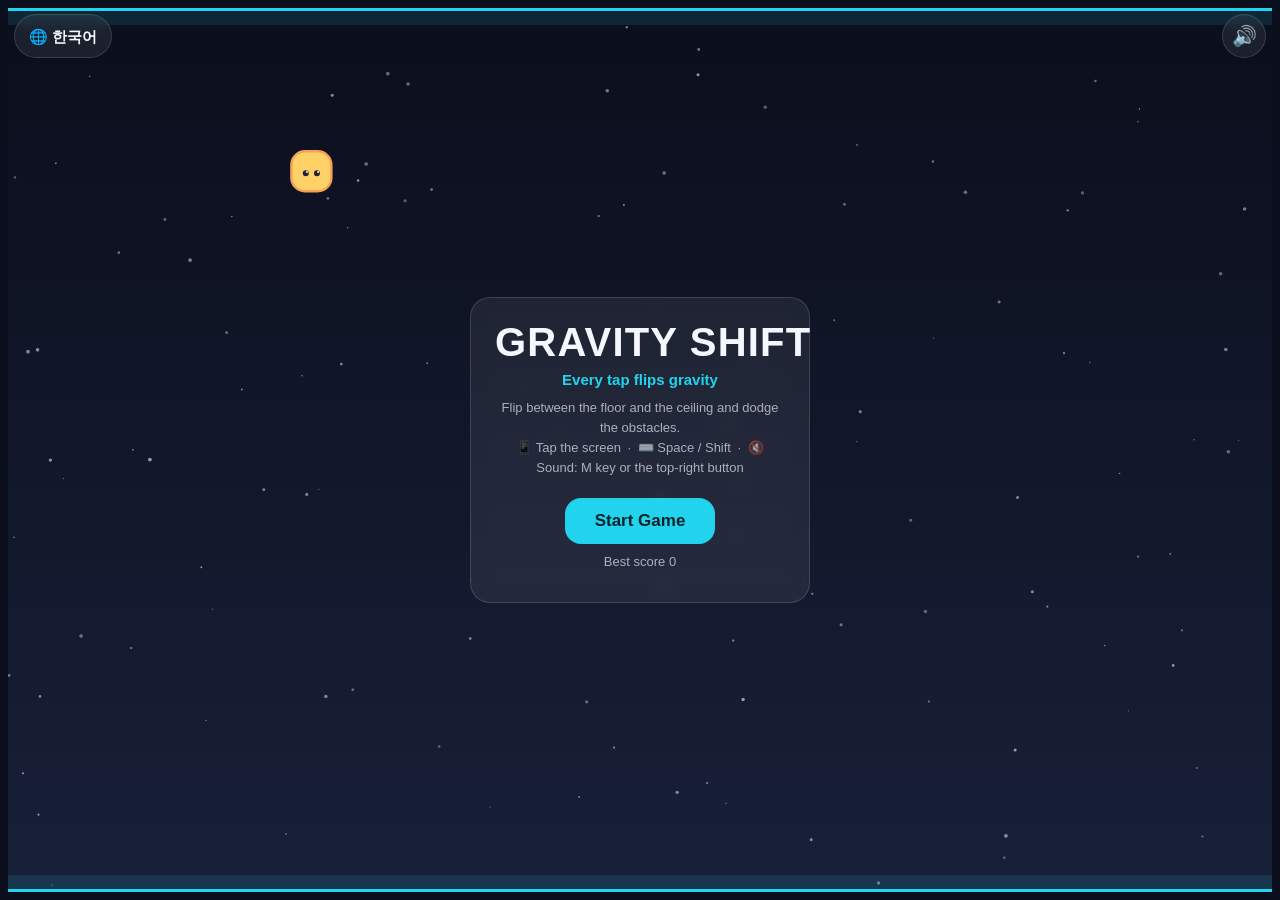
<file: index.html>
<!doctype html>
<html lang="ko">
<head>
<meta charset="utf-8">
<meta name="viewport" content="width=device-width, initial-scale=1, maximum-scale=1, user-scalable=no, viewport-fit=cover">
<meta name="apple-mobile-web-app-capable" content="yes">
<meta name="theme-color" content="#0b0e1c">
<title>Gravity Shift — 중력 반전 러너</title>
<link rel="stylesheet" href="css/style.css">
</head>
<body>
<main id="stage">
  <canvas id="game" aria-label="게임 화면"></canvas>
  <!-- 언어 전환 (왼쪽 위) — 한국어 ↔ English -->
  <button id="btn-lang" type="button" aria-label="영어로 바꾸기 (Switch to English)">🌐 EN</button>
  <button id="btn-sound" type="button" aria-label="소리 끄기" aria-pressed="false">🔊</button>

  <!-- 시작 화면 -->
  <section id="screen-title" class="screen">
    <div class="card">
      <h1>GRAVITY&nbsp;SHIFT</h1>
      <p class="tag" data-i18n="tag">탭할 때마다 중력이 뒤집혀요</p>
      <p class="hint" data-i18n="hint" data-i18n-html>바닥과 천장을 오가며 장애물을 피하세요.<br>
        📱 화면 탭&ensp;·&ensp;⌨️ 스페이스 / Shift&ensp;·&ensp;🔇 소리는 M키나 오른쪽 위 버튼</p>
      <button class="btn" id="btn-start" type="button" data-i18n="start">게임 시작</button>
      <p class="hint" id="title-best">최고 기록 0점</p>
    </div>
  </section>

  <!-- 게임 오버 화면 -->
  <section id="screen-over" class="screen hidden">
    <div class="card">
      <h2 data-i18n="over">게임 오버</h2>
      <p class="score-big" id="over-score">이번 점수 0점</p>
      <p class="badge hidden" id="over-new" data-i18n="newBest">🎉 새 최고 기록!</p>
      <p class="hint" id="over-best">최고 기록 0점</p>
      <button class="btn" id="btn-restart" type="button" data-i18n="again">다시 하기</button>
    </div>
  </section>

  <!-- 일시정지 화면 -->
  <section id="screen-pause" class="screen hidden">
    <div class="card">
      <h2 data-i18n="paused">일시정지</h2>
      <p class="hint" data-i18n="tapGo">화면을 탭하면 계속돼요</p>
      <button class="btn" id="btn-resume" type="button" data-i18n="resume">계속하기</button>
    </div>
  </section>
</main>
<script src="js/game.js"></script>
</body>
</html>
</file>
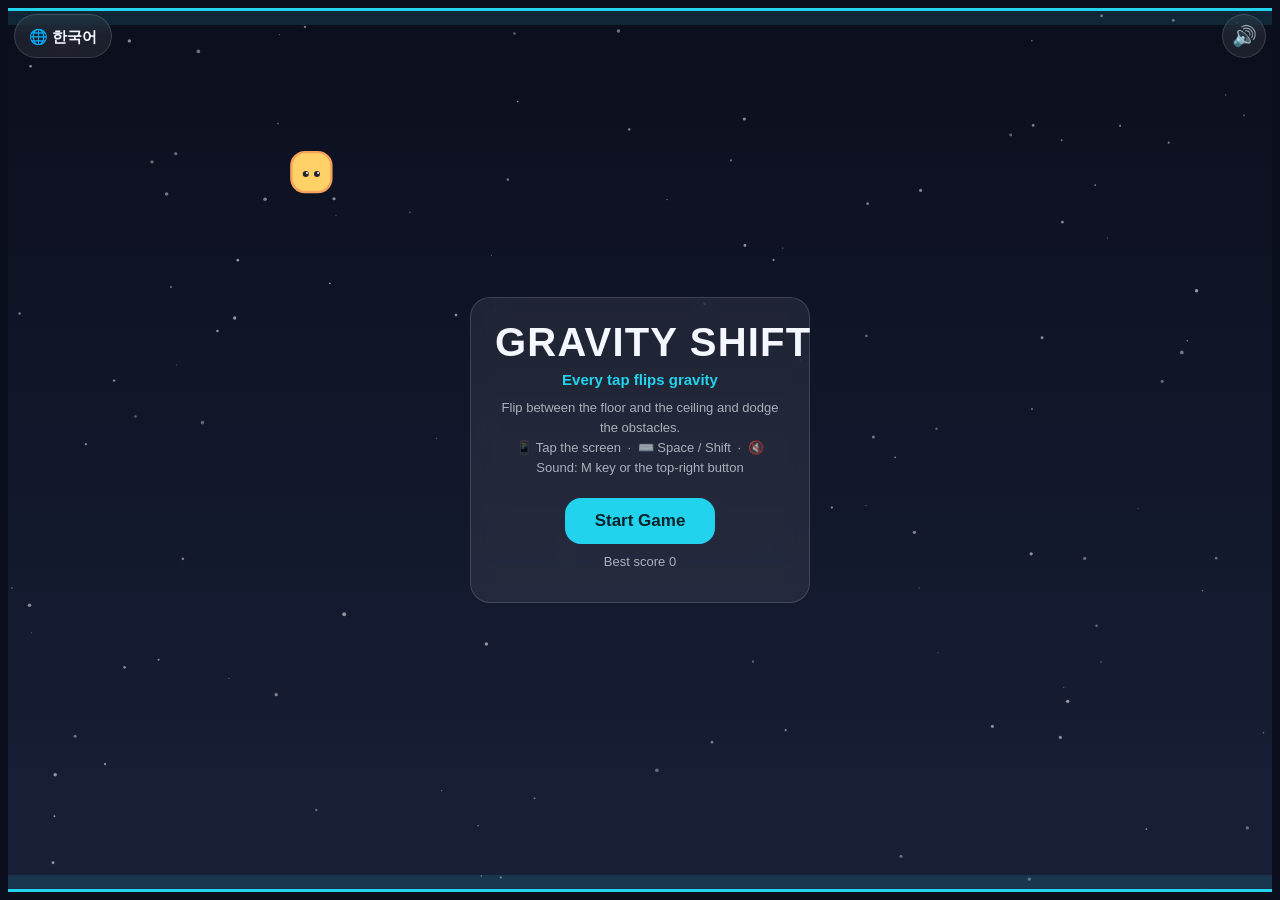
<file: gravity-shift-standalone.html>
<!doctype html>
<html lang="ko">
<head>
<meta charset="utf-8">
<meta name="viewport" content="width=device-width, initial-scale=1, maximum-scale=1, user-scalable=no, viewport-fit=cover">
<meta name="apple-mobile-web-app-capable" content="yes">
<meta name="theme-color" content="#0b0e1c">
<title>Gravity Shift — 중력 반전 러너</title>
<style>
/* ==========================================================================
   Gravity Shift — 스타일
   색은 CSS 변수(디자인 토큰)로 관리해요. 앱 위젯에서는 자비스 앱의 토큰이
   자동으로 주입되고, 없을 때는 var() 안의 기본값을 사용해요.
   ========================================================================== */

* { box-sizing: border-box; }

html, body {
  margin: 0;
  padding: 0;
  height: 100%;
}

body {
  background: var(--pickle-surface-page, #0b0e1c);
  color: var(--pickle-text-primary, #f5f7ff);
  overflow: hidden;                      /* 당겨서 새로고침·스크롤 방지 */
  overscroll-behavior: none;
  -webkit-tap-highlight-color: transparent;
  user-select: none;
  -webkit-user-select: none;
  font-family: -apple-system, BlinkMacSystemFont, "Segoe UI", "Apple SD Gothic Neo", "Noto Sans KR", sans-serif;
}

/* 게임 무대: 화면 전체 + 아이폰 노치/홈바 안전 영역만큼 안쪽 여백 */
#stage {
  position: fixed;
  inset: 0;
  padding:
    calc(env(safe-area-inset-top, 0px) + 8px)
    calc(env(safe-area-inset-right, 0px) + 8px)
    calc(env(safe-area-inset-bottom, 0px) + 8px)
    calc(env(safe-area-inset-left, 0px) + 8px);
}

#game {
  display: block;
  width: 100%;
  height: 100%;
  touch-action: none;                    /* 탭해도 스크롤·확대되지 않아요 */
}

/* ── 음소거 버튼 (오른쪽 위, 화면 위에 떠 있어요) ─────────────────── */
#btn-sound {
  position: absolute;
  top: calc(env(safe-area-inset-top, 0px) + 14px);
  right: calc(env(safe-area-inset-right, 0px) + 14px);
  z-index: 3;
  width: 44px;                           /* 손가락 누르기 쉬운 최소 크기 */
  height: 44px;
  font-size: 20px;
  line-height: 1;
  border: 1px solid var(--pickle-border-hairline, rgba(255, 255, 255, 0.14));
  border-radius: var(--pickle-radius-pill, 999px);
  background: var(--pickle-surface-card, rgba(255, 255, 255, 0.07));
  color: var(--pickle-text-primary, #f5f7ff);
  cursor: pointer;
  backdrop-filter: blur(8px);
  -webkit-backdrop-filter: blur(8px);
  -webkit-tap-highlight-color: transparent;
  padding: 0;
}

#btn-sound:active { transform: scale(0.92); }

/* ── 언어 전환 버튼 (왼쪽 위) ─────────────────────────────────── */
#btn-lang {
  position: absolute;
  top: calc(env(safe-area-inset-top, 0px) + 14px);
  left: calc(env(safe-area-inset-left, 0px) + 14px);
  z-index: 3;
  min-width: 44px;                       /* 손가락 누르기 쉬운 최소 크기 */
  height: 44px;
  padding: 0 14px;
  font: inherit;
  font-size: 15px;
  font-weight: 700;
  line-height: 1;
  border: 1px solid var(--pickle-border-hairline, rgba(255, 255, 255, 0.14));
  border-radius: var(--pickle-radius-pill, 999px);
  background: var(--pickle-surface-card, rgba(255, 255, 255, 0.07));
  color: var(--pickle-text-primary, #f5f7ff);
  cursor: pointer;
  backdrop-filter: blur(8px);
  -webkit-backdrop-filter: blur(8px);
  -webkit-tap-highlight-color: transparent;
  transition: opacity 0.18s ease, transform 0.06s ease;
}

#btn-lang:active { transform: scale(0.92); }

/* 게임 중에는 화면을 가리지 않게 숨겨요 (탭이 언어 전환으로 새는 것도 방지) */
#btn-lang.is-hidden {
  opacity: 0;
  visibility: hidden;                    /* 화면 읽기 목록에서도 빠져요 */
  pointer-events: none;
}

/* 키보드로 이동했을 때 보이는 초점 테두리 (접근성) */
#btn-lang:focus-visible,
#btn-sound:focus-visible,
.btn:focus-visible {
  outline: 2px solid var(--pickle-accent, #22d3ee);
  outline-offset: 2px;
}

/* ── 안내 화면(시작·게임 오버·일시정지) ─────────────────────────── */
.screen {
  position: absolute;
  inset: 0;
  z-index: 2;
  display: flex;
  align-items: center;
  justify-content: center;
  padding: 24px;
  text-align: center;
}

.screen.hidden { display: none; }

.card {
  width: min(88%, 340px);
  padding: 22px 24px;
  border-radius: var(--pickle-radius-card, 20px);
  background: var(--pickle-surface-card, rgba(255, 255, 255, 0.07));
  border: 1px solid var(--pickle-border-hairline, rgba(255, 255, 255, 0.14));
  backdrop-filter: blur(8px);
  -webkit-backdrop-filter: blur(8px);
}

h1 {
  margin: 0 0 6px;
  font-size: clamp(26px, 7vw, 40px);
  font-weight: 800;
  letter-spacing: 0.03em;
  color: var(--pickle-text-primary, #f5f7ff);
}

h2 {
  margin: 0 0 10px;
  font-size: clamp(20px, 5vw, 26px);
  font-weight: 800;
}

.tag {
  margin: 0 0 10px;
  font-size: 15px;
  font-weight: 700;
  color: var(--pickle-accent, #22d3ee);
}

.hint {
  margin: 8px 0;
  font-size: 13px;
  line-height: 1.55;
  color: var(--pickle-text-secondary, rgba(245, 247, 255, 0.66));
}

.score-big {
  margin: 4px 0;
  font-size: 30px;
  font-weight: 800;
}

.badge {
  margin: 4px 0;
  font-size: 14px;
  font-weight: 700;
  color: var(--pickle-text-primary, #f5f7ff);
  background: rgba(255, 214, 102, 0.18);
  border: 1px solid rgba(255, 214, 102, 0.45);
  border-radius: var(--pickle-radius-pill, 999px);
  padding: 4px 12px;
  display: inline-block;
}

.badge.hidden { display: none; }

.btn {
  margin-top: 12px;
  font: inherit;
  font-size: 17px;
  font-weight: 800;
  padding: 13px 30px;
  border: 0;
  border-radius: var(--pickle-radius-cta, 16px);
  background: var(--pickle-accent, #22d3ee);
  color: #06222b;
  cursor: pointer;
  transition: transform 0.06s ease;
}

.btn:active { transform: scale(0.95); }

</style>
</head>
<body>
<main id="stage">
  <canvas id="game" aria-label="게임 화면"></canvas>
  <!-- 언어 전환 (왼쪽 위) — 한국어 ↔ English -->
  <button id="btn-lang" type="button" aria-label="영어로 바꾸기 (Switch to English)">🌐 EN</button>
  <button id="btn-sound" type="button" aria-label="소리 끄기" aria-pressed="false">🔊</button>

  <!-- 시작 화면 -->
  <section id="screen-title" class="screen">
    <div class="card">
      <h1>GRAVITY&nbsp;SHIFT</h1>
      <p class="tag" data-i18n="tag">탭할 때마다 중력이 뒤집혀요</p>
      <p class="hint" data-i18n="hint" data-i18n-html>바닥과 천장을 오가며 장애물을 피하세요.<br>
        📱 화면 탭&ensp;·&ensp;⌨️ 스페이스 / Shift&ensp;·&ensp;🔇 소리는 M키나 오른쪽 위 버튼</p>
      <button class="btn" id="btn-start" type="button" data-i18n="start">게임 시작</button>
      <p class="hint" id="title-best">최고 기록 0점</p>
    </div>
  </section>

  <!-- 게임 오버 화면 -->
  <section id="screen-over" class="screen hidden">
    <div class="card">
      <h2 data-i18n="over">게임 오버</h2>
      <p class="score-big" id="over-score">이번 점수 0점</p>
      <p class="badge hidden" id="over-new" data-i18n="newBest">🎉 새 최고 기록!</p>
      <p class="hint" id="over-best">최고 기록 0점</p>
      <button class="btn" id="btn-restart" type="button" data-i18n="again">다시 하기</button>
    </div>
  </section>

  <!-- 일시정지 화면 -->
  <section id="screen-pause" class="screen hidden">
    <div class="card">
      <h2 data-i18n="paused">일시정지</h2>
      <p class="hint" data-i18n="tapGo">화면을 탭하면 계속돼요</p>
      <button class="btn" id="btn-resume" type="button" data-i18n="resume">계속하기</button>
    </div>
  </section>
</main>
<script>
/* ==========================================================================
   Gravity Shift — 중력 반전 러너
   GitHub Game Off 2026 · 테마 "SHIFT"
   --------------------------------------------------------------------------
   규칙: 화면을 탭하면 중력이 뒤집혀요. 바닥과 천장을 오가며
   가시(삼각형)와 공중 바를 피하고, 별을 먹으면 보너스 점수!
   --------------------------------------------------------------------------
   파일 안내
   · CFG      : 난이도 숫자들이 모여 있어요. 여기를 고치면 밸런스가 바뀝니다.
   · COLORS   : 게임 그림에 쓰는 색.
   · 위젯 연동: 자비스 앱 위젯에서 실행되면 pickle.widget 으로 기록을 저장하고
                자비스가 'flip'(중력 뒤집기)·'restart' 명령을 보낼 수 있어요.
   ========================================================================== */
(function () {
  'use strict';

  // ───────────────────────── 설정 (튜닝 포인트) ─────────────────────────
  var CFG = {
    gravity:       3.2,   // 중력 가속 (화면 높이/초²) — 클수록 빨리 떨어져요
    maxFall:       1.25,  // 최대 낙하 속도 (화면 높이/초)
    speedBase:     0.70,  // 장애물 스크롤 속도 (화면 높이/초)
    speedRamp:     1 / 50, // 매초 속도 증가율
    speedMax:      1.40,  // 최대 스크롤 속도 (후반 0.3초 미만 간격 방지)
    playerX:       0.24,  // 플레이어 x 위치 (화면 폭 비율)
    playerSize:    0.055, // 플레이어 크기 (화면 높이 비율)
    hitScale:      0.70,  // 충돌 판정 배율 — 1보다 작으면 더 관대해요
    gapMin:        0.60,  // 장애물 사이 최소 간격 (화면 높이 비율)
    gapMax:        1.00,  // 장애물 사이 최대 간격
    gapShrink:     0.60,  // 시간이 지날수록 간격이 최대 이 배율까지 줄어요
    pxPerPoint:    40,    // 이 만큼 이동할 때마다 1점
    starPoints:    5,     // 별 1개 보너스
    starChance:    0.35,  // 장애물 사이에 별이 나올 확률
    restartLockMs: 500    // 게임 오버 직후 입력 잠금 (실수로 바로 재시작되는 것 방지)
  };

  // 게임 그림에 쓰는 색 (화면 UI 색은 style.css의 토큰 사용)
  var COLORS = {
    skyTop: '#0b0e1c', skyBottom: '#182038',
    floorGlow: '#22d3ee',
    player: '#ffd166', playerDark: '#f4a259',
    obstacle: '#ff6b6b', obstacleDark: '#c9485f',
    star: '#ffe6a1',
    text: '#f5f7ff'
  };

  // ───────────────────────── 언어 (한국어 / English) ─────────────────────────
  // 화면에 나오는 모든 글자는 여기에 모여 있어요. {n}·{b} 같은 자리에 숫자가
  // 들어갑니다. 언어를 더 넣고 싶으면 같은 모양으로 한 덩어리만 추가하면 돼요.
  var I18N = {
    ko: {
      docTitle:  'Gravity Shift — 중력 반전 러너',
      canvas:    '게임 화면',
      tag:       '탭할 때마다 중력이 뒤집혀요',
      hint:      '바닥과 천장을 오가며 장애물을 피하세요.<br>📱 화면 탭&ensp;·&ensp;⌨️ 스페이스 / Shift&ensp;·&ensp;🔇 소리는 M키나 오른쪽 위 버튼',
      start:     '게임 시작',
      best:      '최고 기록 {n}점',
      bestShort: '최고 {n}',
      over:      '게임 오버',
      score:     '이번 점수 {n}점',
      newBest:   '🎉 새 최고 기록!',
      again:     '다시 하기',
      paused:    '일시정지',
      tapGo:     '화면을 탭하면 계속돼요',
      resume:    '계속하기',
      mute:      '소리 끄기',
      unmute:    '소리 켜기',
      langBtn:   '🌐 EN',
      langAria:  '영어로 바꾸기 (Switch to English)',
      signalNew: '새 최고 기록! {n}점으로 게임 오버였어요.',
      signal:    '{n}점으로 게임 오버, 최고 기록은 {b}점이에요.',
      cmdRestart:    '새 판을 시작했어요.',
      cmdNotPlaying: '게임이 진행 중이 아니에요. 먼저 restart로 판을 시작해 주세요.',
      cmdUnknown:    '알 수 없는 명령이에요: '
    },
    en: {
      docTitle:  'Gravity Shift — a one-tap gravity flipper',
      canvas:    'Game screen',
      tag:       'Every tap flips gravity',
      hint:      'Flip between the floor and the ceiling and dodge the obstacles.<br>📱 Tap the screen&ensp;·&ensp;⌨️ Space / Shift&ensp;·&ensp;🔇 Sound: M key or the top-right button',
      start:     'Start Game',
      best:      'Best score {n}',
      bestShort: 'Best {n}',
      over:      'Game Over',
      score:     'Score {n}',
      newBest:   '🎉 New best score!',
      again:     'Play Again',
      paused:    'Paused',
      tapGo:     'Tap the screen to keep playing',
      resume:    'Resume',
      mute:      'Mute sound',
      unmute:    'Unmute sound',
      langBtn:   '🌐 한국어',
      langAria:  '한국어로 바꾸기 (Switch to Korean)',
      signalNew: 'New best score! Game over at {n} points.',
      signal:    'Game over at {n} points. Best is {b}.',
      cmdRestart:    'Started a new run.',
      cmdNotPlaying: 'The game is not running. Start a run with restart first.',
      cmdUnknown:    'Unknown command: '
    }
  };

  // 저장된 선택이 있으면 그걸, 없으면 브라우저 언어를 따라가요
  // (한국어 브라우저 → 한국어, 그 밖에는 영어). 언제든 버튼 하나로 바뀝니다.
  function detectLang() {
    var saved = null;
    try { saved = localStorage.getItem('gravity-shift-lang'); } catch (e) { /* 위젯 안 */ }
    if (saved === 'ko' || saved === 'en') return saved;
    var nav = String(navigator.language || navigator.userLanguage || 'en').toLowerCase();
    return nav.indexOf('ko') === 0 ? 'ko' : 'en';
  }

  var lang = detectLang();

  // 키를 현재 언어의 문장으로 바꾸고 {n}·{b} 자리에 값을 채워요
  function T(key, vars) {
    var dict = I18N[lang] || I18N.ko;
    var s = (dict[key] != null ? dict[key] : I18N.ko[key]);
    if (s == null) return '';
    if (vars) {
      for (var k in vars) {
        if (Object.prototype.hasOwnProperty.call(vars, k)) {
          s = s.split('{' + k + '}').join(String(vars[k]));
        }
      }
    }
    return s;
  }

  // ───────────────────── 위젯 연동 (앱에서 실행될 때) ─────────────────────
  var widget = (window.pickle && window.pickle.widget) ? window.pickle.widget : null;

  // ───────────────────────── 기록 불러오기 ─────────────────────────
  var store = { best: 0, last: 0, games: 0 };
  try {
    var rawBest = localStorage.getItem('gravity-shift-best');
    if (rawBest) store.best = parseInt(rawBest, 10) || 0;
  } catch (e) { /* 위젯 안에서는 localStorage를 못 써요 */ }
  if (widget && widget.state) {
    store.best  = widget.state.best  || store.best;
    store.last  = widget.state.last  || 0;
    store.games = widget.state.games || 0;
  }

  function saveRecord() {
    try { localStorage.setItem('gravity-shift-best', String(store.best)); } catch (e) {}
    if (widget) {
      widget.save({
        best: store.best, last: store.last, games: store.games,
        metrics: {
          high_score: store.best,
          last_score: store.last,
          games_played: store.games
        }
      }).catch(function () { /* 저장 충돌 시 onstate가 최신 상태를 알려줘요 */ });
    }
  }

  // ───────────────────────── 화면 요소 ─────────────────────────
  var stage  = document.getElementById('stage');
  var canvas = document.getElementById('game');
  var ctx    = canvas.getContext('2d');
  var screens = {
    title: document.getElementById('screen-title'),
    over:  document.getElementById('screen-over'),
    pause: document.getElementById('screen-pause')
  };
  var el = {
    titleBest: document.getElementById('title-best'),
    overScore: document.getElementById('over-score'),
    overBest:  document.getElementById('over-best'),
    overNew:   document.getElementById('over-new')
  };
  var btnLang = document.getElementById('btn-lang');

  // ───────────────────────── 실행 상태 ─────────────────────────
  var W = 0, H = 0, DPR = 1, fontStack = 'sans-serif';
  var state = 'title';          // title | playing | paused | over
  var time = 0;                 // 이번 판 경과 시간(초)
  var speed = 0;                // 현재 스크롤 속도(px/초)
  var score = 0;
  var newBest = false;
  var overAt = 0;
  var lastSignalAt = -999999;
  var shake = 0, flash = 0;

  var player = { y: 0, vy: 0, dir: 1 };   // dir: 1=아래로, -1=위로
  var obstacles = [];           // {kind:'spike'|'bar', ...}
  var stars = [];               // {x, yF, r, phase}
  var particles = [];           // {x, y, vx, vy, life, maxLife, r, color}
  var trail = [];               // 플레이어 잔상
  var bgStars = [];             // 배경 별 (시차 스크롤)
  var distSinceSpawn = 0, nextGap = 0;

  function playerSize() {
    return Math.max(16, Math.min(40, H * CFG.playerSize));
  }

  // ───────────────────────── 소리 (WebAudio, 파일 없음) ─────────────────────────
  // 저작권 걱정 없는 자체 생성 효과음이에요. 오디오 파일 대신 브라우저가
  // 직접 파형을 만들어요. iPhone 등 모바일 브라우저는 사용자가 화면을 누르기
  // 전까지 소리를 금지하므로, 첫 입력(pointerdown·키보드)에서 잠금을 풀어요.
  var AC = null;
  var sfxCount = 0;                       // 재생 시도 횟수 (테스트 확인용)
  var muted = false;                      // 음소거 상태 (localStorage에 저장)
  try {
    muted = localStorage.getItem('gravity-shift-muted') === '1';
  } catch (e) { /* 위젯 안에서는 localStorage를 못 써요 */ }

  function ensureAudio() {
    if (!AC) {
      try { AC = new (window.AudioContext || window.webkitAudioContext)(); } catch (e) {}
    }
    // iOS는 제스처 안에서 resume해야 해요 — primary()가 항상 이 함수를 부러요
    if (AC && AC.state === 'suspended') AC.resume();
  }

  // 파형 하나를 예약해서 재생해요. freq는 숫자 또는 [시작, 끝] (높이 미끄러짐)
  function tone(freq, dur, type, vol, delay) {
    if (muted || !AC || AC.state !== 'running') return;
    try {
      var t = AC.currentTime + (delay || 0);
      var o = AC.createOscillator(), g = AC.createGain();
      o.type = type || 'square';
      if (freq instanceof Array) {
        o.frequency.setValueAtTime(freq[0], t);
        o.frequency.exponentialRampToValueAtTime(freq[1], t + dur);
      } else {
        o.frequency.value = freq;
      }
      g.gain.setValueAtTime(vol || 0.04, t);
      g.gain.exponentialRampToValueAtTime(0.0001, t + dur);
      o.connect(g); g.connect(AC.destination);
      o.start(t); o.stop(t + dur + 0.02);
      sfxCount += 1;
    } catch (e) {}
  }

  // 충돌용 짧은 노이즈 (백색 잡음 + 로우패스)
  function thud(dur, vol, delay) {
    if (muted || !AC || AC.state !== 'running') return;
    try {
      var t = AC.currentTime + (delay || 0);
      var n = Math.floor(AC.sampleRate * dur);
      var buf = AC.createBuffer(1, n, AC.sampleRate);
      var data = buf.getChannelData(0);
      for (var i = 0; i < n; i++) data[i] = (Math.random() * 2 - 1) * (1 - i / n);
      var src = AC.createBufferSource();
      src.buffer = buf;
      var lp = AC.createBiquadFilter();
      lp.type = 'lowpass';
      lp.frequency.value = 900;
      var g = AC.createGain();
      g.gain.setValueAtTime(vol, t);
      g.gain.exponentialRampToValueAtTime(0.0001, t + dur);
      src.connect(lp); lp.connect(g); g.connect(AC.destination);
      src.start(t);
      sfxCount += 1;
    } catch (e) {}
  }

  // 중력 반전: 위로 뒤집으면 철컥 올라가고, 아래로는 내려가는 짧은 스윕
  function sfxFlip(dirUp) {
    var f = dirUp ? [320, 640] : [560, 300];
    tone(f, 0.09, 'square', 0.04);
    tone(dirUp ? 960 : 640, 0.06, 'sine', 0.02, 0.01);
  }

  // 별 획득: 반짝- 하고 올라가는 두 음 (딩-딩↑)
  function sfxStar() {
    tone(880, 0.09, 'sine', 0.05);
    tone(1318.5, 0.13, 'sine', 0.045, 0.07);
    tone(1760, 0.09, 'triangle', 0.018, 0.07);
  }

  // 시작: 짧고 경쾌한 두 번
  function sfxStart() {
    tone(440, 0.07, 'square', 0.04);
    tone(660, 0.1, 'square', 0.04, 0.08);
  }

  // 충돌·게임 오버: 낮게 떨어지는 소리 + 둔탁한 노이즈
  function sfxOver() {
    tone([180, 55], 0.32, 'sawtooth', 0.06);
    thud(0.22, 0.09);
  }

  // ───────────────────────── 크기 조절 ─────────────────────────
  function resize() {
    var oldH = H;
    W = canvas.clientWidth;
    H = canvas.clientHeight;
    if (W < 1 || H < 1) return;
    DPR = Math.min(window.devicePixelRatio || 1, 3);
    canvas.width  = Math.round(W * DPR);
    canvas.height = Math.round(H * DPR);
    ctx.setTransform(DPR, 0, 0, DPR, 0, 0);
    if (oldH > 0 && H !== oldH) player.y = player.y * H / oldH;
    fontStack = getComputedStyle(document.body).fontFamily || 'sans-serif';
    makeBgStars();
  }

  function makeBgStars() {
    bgStars = [];
    var n = Math.round(W * H / 9000);
    for (var i = 0; i < n; i++) {
      bgStars.push({
        x: Math.random(), y: Math.random(),
        z: 0.35 + Math.random() * 0.65,   // 깊이 (멀수록 느리게)
        r: 0.5 + Math.random() * 1.4
      });
    }
  }

  // ───────────────────────── 게임 흐름 ─────────────────────────
  function showScreen(name) {
    screens.title.classList.toggle('hidden', name !== 'title');
    screens.over.classList.toggle('hidden', name !== 'over');
    screens.pause.classList.toggle('hidden', name !== 'pause');
    // 게임 중에는 언어 버튼을 숨겨요 (화면을 가리지 않고, 탭이 새지 않게)
    // 게임 중에는 보여 줄 화면이 없어서 name이 null로 들어와요
    var overlay = (name === 'title' || name === 'over' || name === 'pause');
    if (btnLang) btnLang.classList.toggle('is-hidden', !overlay);
  }

  function refreshTitle() {
    el.titleBest.textContent = T('best', { n: store.best });
  }

  // ───────────────────────── 언어 적용 ─────────────────────────
  function applyLang() {
    document.documentElement.lang = (lang === 'ko') ? 'ko' : 'en';
    document.title = T('docTitle');
    if (canvas) canvas.setAttribute('aria-label', T('canvas'));

    var nodes = document.querySelectorAll('[data-i18n]');
    for (var i = 0; i < nodes.length; i++) {
      var key = nodes[i].getAttribute('data-i18n');
      if (!key) continue;
      if (nodes[i].hasAttribute('data-i18n-html')) nodes[i].innerHTML = T(key);
      else nodes[i].textContent = T(key);
    }

    if (btnLang) {
      btnLang.textContent = T('langBtn');
      btnLang.setAttribute('aria-label', T('langAria'));
      btnLang.setAttribute('title', T('langAria'));
    }

    applyMuteUI();
    refreshTitle();
    if (state === 'over') {
      el.overScore.textContent = T('score', { n: store.last });
      el.overBest.textContent  = T('best',  { n: store.best });
    }
  }

  function setLang(next) {
    lang = (next === 'en') ? 'en' : 'ko';
    try { localStorage.setItem('gravity-shift-lang', lang); } catch (e) { /* 위젯 안 */ }
    applyLang();
  }

  function toggleLang() { setLang(lang === 'ko' ? 'en' : 'ko'); }

  function startGame() {
    state = 'playing';
    time = 0; score = 0; newBest = false;
    player.y = H / 2; player.vy = 0; player.dir = 1;
    obstacles.length = 0; stars.length = 0; particles.length = 0; trail.length = 0;
    distSinceSpawn = 0;
    nextGap = H * CFG.gapMax * 1.3;   // 첫 장애물 전까지는 여유를 줘요
    shake = 0; flash = 0;
    showScreen(null);
    sfxStart();
  }

  function pauseGame() {
    if (state !== 'playing') return;
    state = 'paused';
    showScreen('pause');
  }

  function resumeGame() {
    if (state !== 'paused') return;
    state = 'playing';
    showScreen(null);
  }

  function gameOver() {
    state = 'over';
    overAt = performance.now();
    shake = 1; flash = 1;
    var s = Math.floor(score);
    store.last = s;
    store.games += 1;
    newBest = s > store.best;
    if (newBest) store.best = s;
    saveRecord();

    el.overScore.textContent = T('score', { n: s });
    el.overBest.textContent = T('best', { n: store.best });
    el.overNew.classList.toggle('hidden', !newBest);
    setTimeout(function () { if (state === 'over') showScreen('over'); }, 450);

    if (widget && performance.now() - lastSignalAt > 3000) {
      lastSignalAt = performance.now();
      widget.signal(newBest
        ? T('signalNew', { n: s })
        : T('signal', { n: s, b: store.best }));
    }
    sfxOver();
  }

  function flip() {
    player.dir *= -1;
    var px = W * CFG.playerX, size = playerSize();
    for (var i = 0; i < 8; i++) {
      var a = Math.random() * Math.PI * 2;
      particles.push({
        x: px, y: player.y,
        vx: Math.cos(a) * size * 3, vy: Math.sin(a) * size * 3,
        life: 0.35, maxLife: 0.35, r: size * 0.10 + Math.random() * size * 0.08,
        color: COLORS.player
      });
    }
    sfxFlip(player.dir < 0);   // flip()은 dir을 먼저 뒤집으니 -1이면 위로 올라간 상태
  }

  // ───────────────────────── 스폰 ─────────────────────────
  function spawnObstacle() {
    var size = playerSize();
    if (time > 14 && Math.random() < 0.24) {
      // 공중 바: 바로 위나 아래에 딱 붙어서 통과해야 해요
      var bh = H * (0.20 + Math.random() * 0.14);
      obstacles.push({
        kind: 'bar',
        x: W + size * 2, w: size * 0.9,
        top: H * 0.5 - bh / 2, bottom: H * 0.5 + bh / 2,
        passed: false
      });
    } else {
      var n = 1 + (Math.random() < 0.35 ? 1 : 0) + (Math.random() < 0.12 ? 1 : 0);
      obstacles.push({
        kind: 'spike',
        x: W + size * 2, w: size * 1.5 * n, h: size * 1.5,
        side: Math.random() < 0.5 ? 'floor' : 'ceil',
        n: n, passed: false
      });
    }
    if (Math.random() < CFG.starChance) {
      stars.push({
        x: W + size * 2 + nextGap * 0.55,
        yF: 0.20 + Math.random() * 0.60,
        r: size * 0.55,
        phase: Math.random() * Math.PI * 2
      });
    }
    var shrink = 1 - Math.min(0.30, time * CFG.gapShrink / 90);
    nextGap = H * (CFG.gapMin + Math.random() * (CFG.gapMax - CFG.gapMin)) * shrink;
    distSinceSpawn = 0;
  }

  // ───────────────────────── 업데이트 ─────────────────────────
  function rectHit(ax, ay, aw, ah, bx, by, bw, bh) {
    return ax < bx + bw && ax + aw > bx && ay < by + bh && ay + ah > by;
  }

  function update(dt) {
    shake = Math.max(0, shake - dt * 2.2);
    flash = Math.max(0, flash - dt * 2.4);
    updateParticles(dt);

    if (state === 'title') { time += dt; return; }
    if (state !== 'playing') return;

    time += dt;
    speed = Math.min(H * CFG.speedMax, H * CFG.speedBase * (1 + time * CFG.speedRamp));

    // 중력 + 낙하
    player.vy += H * CFG.gravity * player.dir * dt;
    var mf = H * CFG.maxFall;
    if (player.vy >  mf) player.vy =  mf;
    if (player.vy < -mf) player.vy = -mf;
    player.y += player.vy * dt;

    var half = playerSize() * CFG.hitScale / 2;
    // 바닥·천장에 닿으면 미끄러지듯 붙어 있어요 (죽지 않아요)
    if (player.y + half > H) { player.y = H - half; if (player.dir > 0) player.vy = 0; }
    if (player.y - half < 0) { player.y = half;     if (player.dir < 0) player.vy = 0; }

    // 잔상
    trail.push({ y: player.y });
    if (trail.length > 10) trail.shift();

    // 스폰
    distSinceSpawn += speed * dt;
    if (distSinceSpawn >= nextGap) spawnObstacle();

    // 장애물 이동 · 통과 점수 · 충돌
    var px = W * CFG.playerX, py = player.y, size = playerSize();
    for (var i = obstacles.length - 1; i >= 0; i--) {
      var o = obstacles[i];
      o.x -= speed * dt;
      if (o.x + o.w < -40) { obstacles.splice(i, 1); continue; }

      if (!o.passed && o.x + o.w < px - half) { o.passed = true; score += 1; }

      var hit = false;
      if (o.kind === 'spike') {
        var hh = o.h * 0.72;                       // 뾰족한 끝은 살짝 관대하게
        var oy = (o.side === 'floor') ? H - hh : 0;
        hit = rectHit(px - half, py - half, half * 2, half * 2,
                      o.x + o.w * 0.18, oy, o.w * 0.64, hh);
      } else {
        var m = size * 0.08;
        hit = rectHit(px - half, py - half, half * 2, half * 2,
                      o.x + m, o.top + m, o.w - 2 * m, (o.bottom - o.top) - 2 * m);
      }
      if (hit) { gameOver(); return; }
    }

    // 별
    for (var j = stars.length - 1; j >= 0; j--) {
      var st = stars[j];
      st.x -= speed * dt;
      if (st.x < -40) { stars.splice(j, 1); continue; }
      var sy = st.yF * H;
      var dx = px - st.x, dy = py - sy;
      if (dx * dx + dy * dy < (st.r + half) * (st.r + half)) {
        score += CFG.starPoints;
        for (var k = 0; k < 10; k++) {
          var a2 = Math.random() * Math.PI * 2;
          particles.push({
            x: st.x, y: sy,
            vx: Math.cos(a2) * size * 4, vy: Math.sin(a2) * size * 4,
            life: 0.4, maxLife: 0.4, r: size * 0.09,
            color: COLORS.star
          });
        }
        stars.splice(j, 1);
        sfxStar();
      }
    }

    // 거리 점수
    score += speed * dt / CFG.pxPerPoint;
  }

  function updateParticles(dt) {
    for (var i = particles.length - 1; i >= 0; i--) {
      var p = particles[i];
      p.life -= dt;
      if (p.life <= 0) { particles.splice(i, 1); continue; }
      p.x += p.vx * dt; p.y += p.vy * dt;
      p.vx *= 0.92; p.vy *= 0.92;
    }
  }

  // ───────────────────────── 그리기 ─────────────────────────
  function rr(x, y, w, h, r) {
    ctx.beginPath();
    ctx.moveTo(x + r, y);
    ctx.arcTo(x + w, y, x + w, y + h, r);
    ctx.arcTo(x + w, y + h, x, y + h, r);
    ctx.arcTo(x, y + h, x, y, r);
    ctx.arcTo(x, y, x + w, y, r);
    ctx.closePath();
  }

  function draw() {
    // 배경 그라데이션
    var bg = ctx.createLinearGradient(0, 0, 0, H);
    bg.addColorStop(0, COLORS.skyTop);
    bg.addColorStop(1, COLORS.skyBottom);
    ctx.fillStyle = bg;
    ctx.fillRect(0, 0, W, H);

    // 배경 별 (시차 스크롤)
    ctx.fillStyle = 'rgba(245,247,255,0.8)';
    for (var i = 0; i < bgStars.length; i++) {
      var b = bgStars[i];
      var bx = ((b.x - time * b.z * 0.03) % 1 + 1) % 1;
      ctx.globalAlpha = 0.25 + b.z * 0.5;
      ctx.beginPath();
      ctx.arc(bx * W, b.y * H, b.r, 0, Math.PI * 2);
      ctx.fill();
    }
    ctx.globalAlpha = 1;

    // 화면 흔들림 (게임 오버 순간)
    ctx.save();
    if (shake > 0) {
      ctx.translate((Math.random() - 0.5) * shake * 14, (Math.random() - 0.5) * shake * 14);
    }

    drawPickups();
    drawObstacles();
    drawPlayer();
    drawParticles();

    ctx.restore();

    // 바닥·천장 라인
    ctx.fillStyle = COLORS.floorGlow;
    ctx.fillRect(0, 0, W, 3);
    ctx.fillRect(0, H - 3, W, 3);
    ctx.fillStyle = 'rgba(34,211,238,0.12)';
    ctx.fillRect(0, 3, W, 14);
    ctx.fillRect(0, H - 17, W, 14);

    // 점수판
    if (state === 'playing' || state === 'paused' || state === 'over') {
      ctx.fillStyle = COLORS.text;
      ctx.textAlign = 'center';
      ctx.font = '800 ' + Math.round(Math.max(18, H * 0.045)) + 'px ' + fontStack;
      ctx.fillText(String(Math.floor(score)), W / 2, Math.max(30, H * 0.07));
      ctx.textAlign = 'right';
      ctx.font = '600 ' + Math.round(Math.max(11, H * 0.022)) + 'px ' + fontStack;
      ctx.globalAlpha = 0.6;
      ctx.fillText(T('bestShort', { n: store.best }), W - 70, Math.max(24, H * 0.045));   // 음소거 버튼 왼쪽으로 피해요
      ctx.globalAlpha = 1;
    }

    // 피격 플래시
    if (flash > 0) {
      ctx.fillStyle = 'rgba(255,80,80,' + (flash * 0.30) + ')';
      ctx.fillRect(0, 0, W, H);
    }
  }

  function drawObstacles() {
    var size = playerSize();
    for (var i = 0; i < obstacles.length; i++) {
      var o = obstacles[i];
      if (o.kind === 'spike') {
        var sw = o.w / o.n;
        for (var s = 0; s < o.n; s++) {
          var x0 = o.x + s * sw;
          ctx.beginPath();
          if (o.side === 'floor') {
            ctx.moveTo(x0, H);
            ctx.lineTo(x0 + sw / 2, H - o.h);
            ctx.lineTo(x0 + sw, H);
          } else {
            ctx.moveTo(x0, 0);
            ctx.lineTo(x0 + sw / 2, o.h);
            ctx.lineTo(x0 + sw, 0);
          }
          ctx.closePath();
          var gr = ctx.createLinearGradient(x0, 0, x0 + sw, 0);
          gr.addColorStop(0, COLORS.obstacleDark);
          gr.addColorStop(0.5, COLORS.obstacle);
          gr.addColorStop(1, COLORS.obstacleDark);
          ctx.fillStyle = gr;
          ctx.fill();
        }
      } else { // 공중 바
        ctx.fillStyle = COLORS.obstacleDark;
        rr(o.x, o.top, o.w, o.bottom - o.top, size * 0.16);
        ctx.fill();
        ctx.fillStyle = COLORS.obstacle;
        rr(o.x + o.w * 0.18, o.top, o.w * 0.64, o.bottom - o.top, size * 0.12);
        ctx.fill();
      }
    }
  }

  function drawPickups() {
    for (var i = 0; i < stars.length; i++) {
      var st = stars[i];
      var sy = st.yF * H + Math.sin(time * 3 + st.phase) * H * 0.012;
      ctx.save();
      ctx.translate(st.x, sy);
      ctx.rotate(time * 1.5 + st.phase);
      ctx.fillStyle = COLORS.star;
      ctx.shadowColor = COLORS.star;
      ctx.shadowBlur = st.r * 1.4;
      ctx.beginPath();
      for (var k = 0; k < 10; k++) {
        var ang = k * Math.PI / 5 - Math.PI / 2;
        var rad = (k % 2 === 0) ? st.r : st.r * 0.45;
        ctx.lineTo(Math.cos(ang) * rad, Math.sin(ang) * rad);
      }
      ctx.closePath();
      ctx.fill();
      ctx.restore();
    }
  }

  function drawPlayer() {
    var size = playerSize();
    var px = W * CFG.playerX;

    // 잔상
    for (var i = 0; i < trail.length; i++) {
      ctx.globalAlpha = (i / trail.length) * 0.16;
      ctx.fillStyle = COLORS.player;
      ctx.beginPath();
      ctx.arc(px, trail[i].y, size * 0.42, 0, Math.PI * 2);
      ctx.fill();
    }
    ctx.globalAlpha = 1;

    // 몸통 (낙하 방향으로 살짝 늘어나요)
    var y = (state === 'title')
      ? H * 0.17 + Math.sin(time * 2.4) * H * 0.02   // 시작 카드 위쪽에서 둥실 (클로드 수정)
      : player.y;
    ctx.save();
    ctx.translate(px, y);
    var stretch = Math.min(0.20, Math.abs(player.vy) / (H * CFG.maxFall)) * 0.35;
    ctx.scale(1 - stretch * 0.6, 1 + stretch);
    rr(-size / 2, -size / 2, size, size, size * 0.34);
    ctx.fillStyle = COLORS.player;
    ctx.fill();
    ctx.lineWidth = Math.max(1.5, size * 0.06);
    ctx.strokeStyle = COLORS.playerDark;
    ctx.stroke();

    // 눈 (중력 방향을 바라봐요)
    var look = player.dir * size * 0.07;
    ctx.fillStyle = '#22252e';
    ctx.beginPath();
    ctx.arc(-size * 0.14, look - size * 0.02, size * 0.075, 0, Math.PI * 2);
    ctx.arc( size * 0.14, look - size * 0.02, size * 0.075, 0, Math.PI * 2);
    ctx.fill();
    ctx.fillStyle = '#ffffff';
    ctx.beginPath();
    ctx.arc(-size * 0.11, look - size * 0.05, size * 0.025, 0, Math.PI * 2);
    ctx.arc( size * 0.17, look - size * 0.05, size * 0.025, 0, Math.PI * 2);
    ctx.fill();
    ctx.restore();
  }

  function drawParticles() {
    for (var i = 0; i < particles.length; i++) {
      var p = particles[i];
      ctx.globalAlpha = Math.max(0, p.life / p.maxLife);
      ctx.fillStyle = p.color;
      ctx.beginPath();
      ctx.arc(p.x, p.y, p.r, 0, Math.PI * 2);
      ctx.fill();
    }
    ctx.globalAlpha = 1;
  }

  // ───────────────────────── 입력 ─────────────────────────
  function primary() {
    ensureAudio();
    if (state === 'title')  { startGame(); return; }
    if (state === 'paused') { resumeGame(); return; }
    if (state === 'playing') { flip(); return; }
    if (state === 'over' && performance.now() - overAt > CFG.restartLockMs) startGame();
  }

  // 포인터(손가락·마우스) 입력 — 스크롤·더블탭 확대 방지
  stage.addEventListener('pointerdown', function (e) {
    if (e.button && e.button > 0) return;
    e.preventDefault();
    primary();
  }, { passive: false });

  stage.addEventListener('touchmove', function (e) { e.preventDefault(); }, { passive: false });
  document.addEventListener('gesturestart', function (e) { e.preventDefault(); });
  document.addEventListener('contextmenu', function (e) {
    if (e.target && e.target.closest && e.target.closest('#stage')) e.preventDefault();
  });

  // 키보드 입력 (스페이스·Shift·위 방향키) — 꾹 누르기 반복은 무시
  window.addEventListener('keydown', function (e) {
    if (e.repeat) return;
    if (e.code === 'Space' || e.code === 'ArrowUp' || e.code === 'KeyW' ||
        e.code === 'ShiftLeft' || e.code === 'ShiftRight' || e.code === 'Enter') {
      e.preventDefault();
      primary();
    }
  });

  // 버튼: 터치·마우스는 위 pointerdown이 처리하고, 키보드 접근성용 click만 받아요
  ['btn-start', 'btn-restart', 'btn-resume'].forEach(function (id) {
    var b = document.getElementById(id);
    if (b) b.addEventListener('click', function (e) { if (e.detail === 0) primary(); });
  });

  // ───────────────────────── 음소거 버튼 (오른쪽 위) ─────────────────────────
  var btnSound = document.getElementById('btn-sound');
  function applyMuteUI() {
    if (!btnSound) return;
    btnSound.textContent = muted ? '\uD83D\uDD07' : '\uD83D\uDD0A';   // 🔇 / 🔊
    btnSound.setAttribute('aria-label', muted ? T('unmute') : T('mute'));
    btnSound.setAttribute('aria-pressed', muted ? 'true' : 'false');
  }
  function toggleMute() {
    muted = !muted;
    try { localStorage.setItem('gravity-shift-muted', muted ? '1' : '0'); } catch (e) {}
    applyMuteUI();
    if (!muted) { ensureAudio(); tone(660, 0.08, 'sine', 0.04); }   // 켰을 때 확인음
  }
  if (btnSound) {
    // stage의 pointerdown(게임 입력)으로 번지지 않게 여기서 멈춰요
    btnSound.addEventListener('pointerdown', function (e) {
      e.stopPropagation();
      e.preventDefault();
      toggleMute();
    });
    btnSound.addEventListener('click', function (e) {
      if (e.detail === 0) toggleMute();   // 키보드 접근성
    });
  }
  applyMuteUI();

  // 키보드 M키로도 음소거 전환
  window.addEventListener('keydown', function (e) {
    if (e.repeat) return;
    if (e.code === 'KeyM') { e.preventDefault(); toggleMute(); }
  });

  // ───────────────────────── 언어 전환 버튼 (왼쪽 위) ─────────────────────────
  if (btnLang) {
    // stage의 pointerdown(게임 입력)으로 번지지 않게 여기서 멈춰요
    btnLang.addEventListener('pointerdown', function (e) {
      e.stopPropagation();
      e.preventDefault();
      toggleLang();
    });
    btnLang.addEventListener('click', function (e) {
      if (e.detail === 0) toggleLang();   // 키보드 접근성 (Tab → Enter)
    });
  }

  // 화면에서 돌아오면 오디오 잠금이 다시 걸렸을 수 있어요 — 다음 입력에서 풀어요
  document.addEventListener('visibilitychange', function () {
    if (!document.hidden && AC && AC.state === 'suspended') AC.resume();
  });

  // 화면을 벗어나면 자동 일시정지
  document.addEventListener('visibilitychange', function () {
    if (document.hidden) pauseGame();
  });

  // ───────────────────────── 위젯 명령 (자비스용) ─────────────────────────
  if (widget) {
    widget.oncommand = function (line) {
      var word = line.trim().split(/\s+/)[0];
      if (word === 'restart') { startGame(); return T('cmdRestart'); }
      if (word === 'flip') {
        if (state !== 'playing') throw new Error(T('cmdNotPlaying'));
        flip();
        return lang === 'en' ? 'Flipped gravity.' : '중력을 뒤집었어요.';
      }
      throw new Error(T('cmdUnknown') + word);
    };
    widget.onstate = function (data) {
      if (data && typeof data.best === 'number' && data.best > store.best) {
        store.best = data.best;
        refreshTitle();
      }
    };
  }

  // ───────────────────────── 메인 루프 ─────────────────────────
  var lastTime = performance.now();
  function loop(now) {
    var dt = Math.min((now - lastTime) / 1000, 0.033);  // 프레임 끊김 방지
    lastTime = now;
    update(dt);
    draw();
    requestAnimationFrame(loop);
  }

  // ───────────────────────── 시작 ─────────────────────────
  window.addEventListener('resize', resize);
  resize();
  applyLang();                      // 저장된 언어(또는 브라우저 언어)로 화면 글자를 채워요
  showScreen('title');
  requestAnimationFrame(loop);

  // 디버깅·테스트용 손잡이 (게임 플레이에는 필요 없어요)
  window.GravityShift = {
    get state() { return state; },
    get score() { return Math.floor(score); },
    get best()  { return store.best; },
    get dir()   { return player.dir; },
    get lang()  { return lang; },
    setLang: setLang,
    toggleLang: toggleLang,
    audio: function () {
      return { muted: muted, acState: AC ? AC.state : 'none', sfxCount: sfxCount };
    },
    primary: primary,
    start: startGame
  };
})();

</script>
</body>
</html>
</file>
<file: css/style.css>
/* ==========================================================================
   Gravity Shift — 스타일
   색은 CSS 변수(디자인 토큰)로 관리해요. 앱 위젯에서는 자비스 앱의 토큰이
   자동으로 주입되고, 없을 때는 var() 안의 기본값을 사용해요.
   ========================================================================== */

* { box-sizing: border-box; }

html, body {
  margin: 0;
  padding: 0;
  height: 100%;
}

body {
  background: var(--pickle-surface-page, #0b0e1c);
  color: var(--pickle-text-primary, #f5f7ff);
  overflow: hidden;                      /* 당겨서 새로고침·스크롤 방지 */
  overscroll-behavior: none;
  -webkit-tap-highlight-color: transparent;
  user-select: none;
  -webkit-user-select: none;
  font-family: -apple-system, BlinkMacSystemFont, "Segoe UI", "Apple SD Gothic Neo", "Noto Sans KR", sans-serif;
}

/* 게임 무대: 화면 전체 + 아이폰 노치/홈바 안전 영역만큼 안쪽 여백 */
#stage {
  position: fixed;
  inset: 0;
  padding:
    calc(env(safe-area-inset-top, 0px) + 8px)
    calc(env(safe-area-inset-right, 0px) + 8px)
    calc(env(safe-area-inset-bottom, 0px) + 8px)
    calc(env(safe-area-inset-left, 0px) + 8px);
}

#game {
  display: block;
  width: 100%;
  height: 100%;
  touch-action: none;                    /* 탭해도 스크롤·확대되지 않아요 */
}

/* ── 음소거 버튼 (오른쪽 위, 화면 위에 떠 있어요) ─────────────────── */
#btn-sound {
  position: absolute;
  top: calc(env(safe-area-inset-top, 0px) + 14px);
  right: calc(env(safe-area-inset-right, 0px) + 14px);
  z-index: 3;
  width: 44px;                           /* 손가락 누르기 쉬운 최소 크기 */
  height: 44px;
  font-size: 20px;
  line-height: 1;
  border: 1px solid var(--pickle-border-hairline, rgba(255, 255, 255, 0.14));
  border-radius: var(--pickle-radius-pill, 999px);
  background: var(--pickle-surface-card, rgba(255, 255, 255, 0.07));
  color: var(--pickle-text-primary, #f5f7ff);
  cursor: pointer;
  backdrop-filter: blur(8px);
  -webkit-backdrop-filter: blur(8px);
  -webkit-tap-highlight-color: transparent;
  padding: 0;
}

#btn-sound:active { transform: scale(0.92); }

/* ── 언어 전환 버튼 (왼쪽 위) ─────────────────────────────────── */
#btn-lang {
  position: absolute;
  top: calc(env(safe-area-inset-top, 0px) + 14px);
  left: calc(env(safe-area-inset-left, 0px) + 14px);
  z-index: 3;
  min-width: 44px;                       /* 손가락 누르기 쉬운 최소 크기 */
  height: 44px;
  padding: 0 14px;
  font: inherit;
  font-size: 15px;
  font-weight: 700;
  line-height: 1;
  border: 1px solid var(--pickle-border-hairline, rgba(255, 255, 255, 0.14));
  border-radius: var(--pickle-radius-pill, 999px);
  background: var(--pickle-surface-card, rgba(255, 255, 255, 0.07));
  color: var(--pickle-text-primary, #f5f7ff);
  cursor: pointer;
  backdrop-filter: blur(8px);
  -webkit-backdrop-filter: blur(8px);
  -webkit-tap-highlight-color: transparent;
  transition: opacity 0.18s ease, transform 0.06s ease;
}

#btn-lang:active { transform: scale(0.92); }

/* 게임 중에는 화면을 가리지 않게 숨겨요 (탭이 언어 전환으로 새는 것도 방지) */
#btn-lang.is-hidden {
  opacity: 0;
  visibility: hidden;                    /* 화면 읽기 목록에서도 빠져요 */
  pointer-events: none;
}

/* 키보드로 이동했을 때 보이는 초점 테두리 (접근성) */
#btn-lang:focus-visible,
#btn-sound:focus-visible,
.btn:focus-visible {
  outline: 2px solid var(--pickle-accent, #22d3ee);
  outline-offset: 2px;
}

/* ── 안내 화면(시작·게임 오버·일시정지) ─────────────────────────── */
.screen {
  position: absolute;
  inset: 0;
  z-index: 2;
  display: flex;
  align-items: center;
  justify-content: center;
  padding: 24px;
  text-align: center;
}

.screen.hidden { display: none; }

.card {
  width: min(88%, 340px);
  padding: 22px 24px;
  border-radius: var(--pickle-radius-card, 20px);
  background: var(--pickle-surface-card, rgba(255, 255, 255, 0.07));
  border: 1px solid var(--pickle-border-hairline, rgba(255, 255, 255, 0.14));
  backdrop-filter: blur(8px);
  -webkit-backdrop-filter: blur(8px);
}

h1 {
  margin: 0 0 6px;
  font-size: clamp(26px, 7vw, 40px);
  font-weight: 800;
  letter-spacing: 0.03em;
  color: var(--pickle-text-primary, #f5f7ff);
}

h2 {
  margin: 0 0 10px;
  font-size: clamp(20px, 5vw, 26px);
  font-weight: 800;
}

.tag {
  margin: 0 0 10px;
  font-size: 15px;
  font-weight: 700;
  color: var(--pickle-accent, #22d3ee);
}

.hint {
  margin: 8px 0;
  font-size: 13px;
  line-height: 1.55;
  color: var(--pickle-text-secondary, rgba(245, 247, 255, 0.66));
}

.score-big {
  margin: 4px 0;
  font-size: 30px;
  font-weight: 800;
}

.badge {
  margin: 4px 0;
  font-size: 14px;
  font-weight: 700;
  color: var(--pickle-text-primary, #f5f7ff);
  background: rgba(255, 214, 102, 0.18);
  border: 1px solid rgba(255, 214, 102, 0.45);
  border-radius: var(--pickle-radius-pill, 999px);
  padding: 4px 12px;
  display: inline-block;
}

.badge.hidden { display: none; }

.btn {
  margin-top: 12px;
  font: inherit;
  font-size: 17px;
  font-weight: 800;
  padding: 13px 30px;
  border: 0;
  border-radius: var(--pickle-radius-cta, 16px);
  background: var(--pickle-accent, #22d3ee);
  color: #06222b;
  cursor: pointer;
  transition: transform 0.06s ease;
}

.btn:active { transform: scale(0.95); }
</file>
